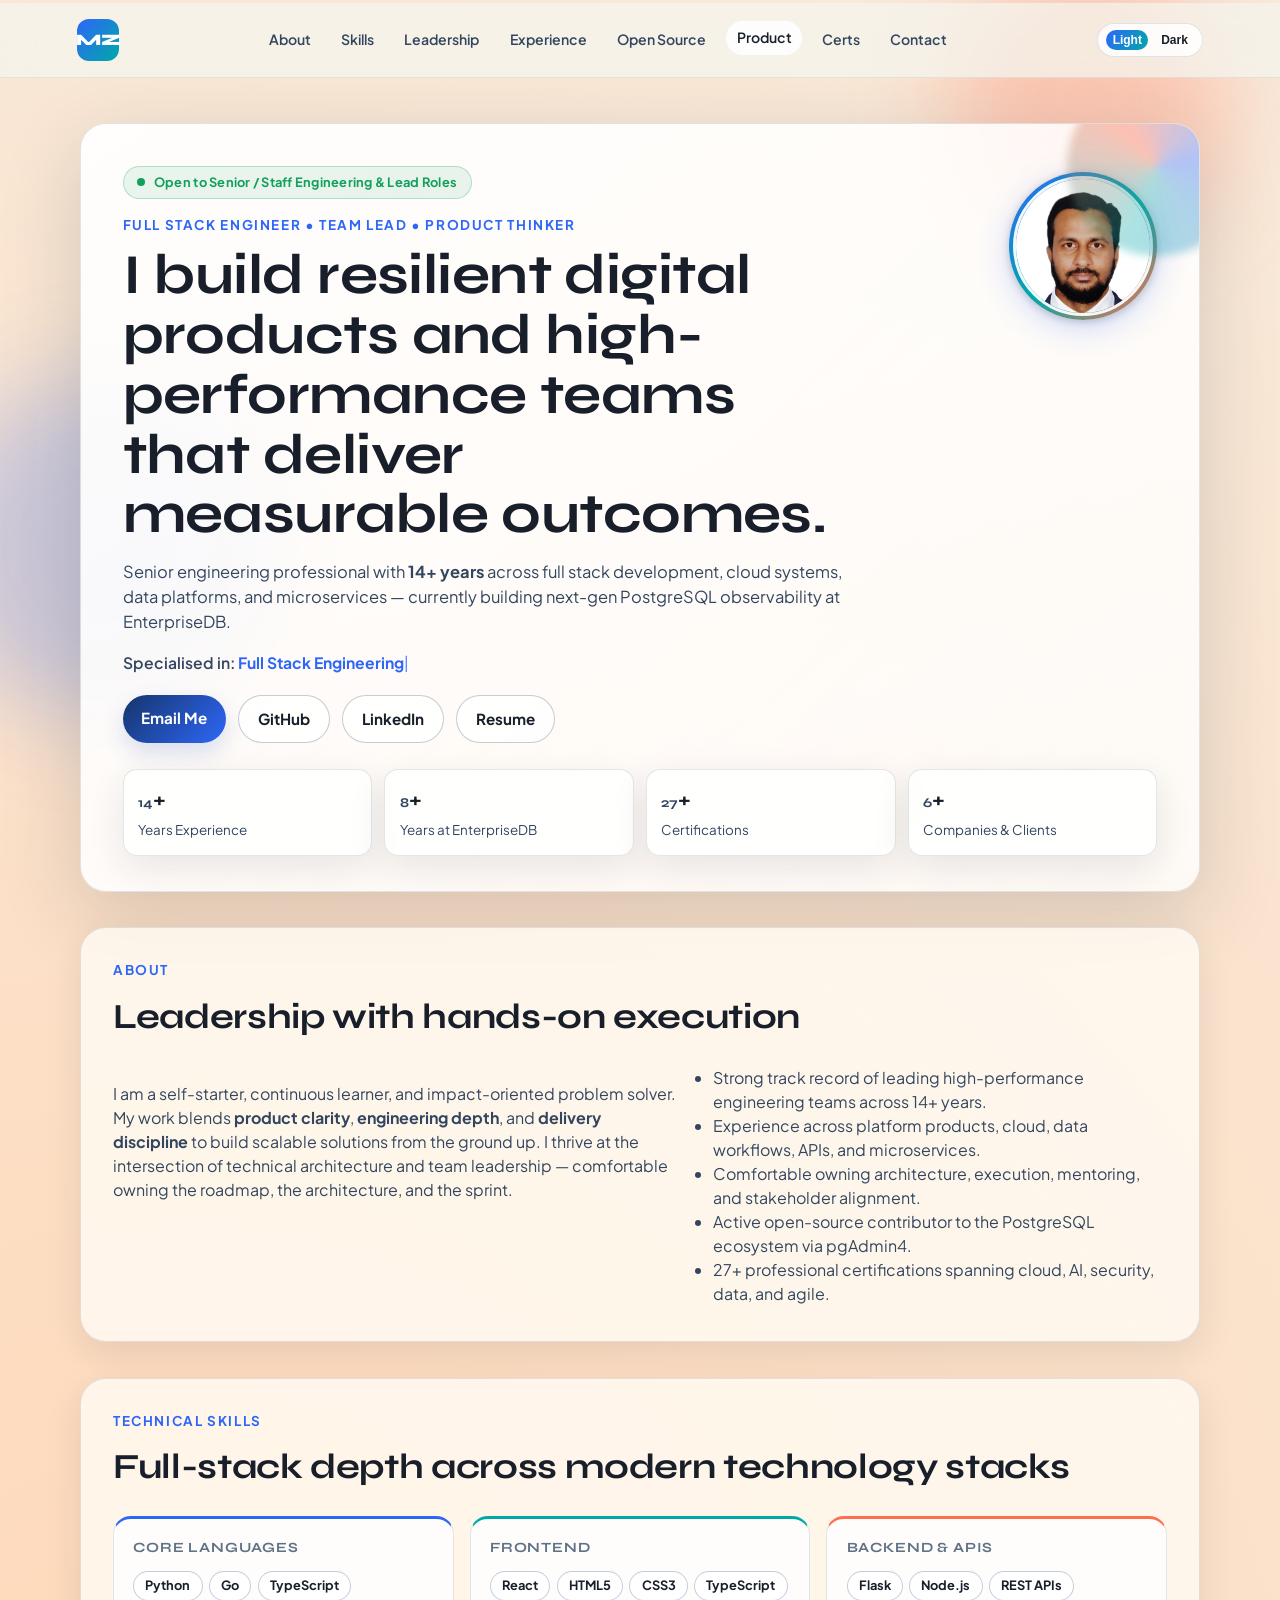
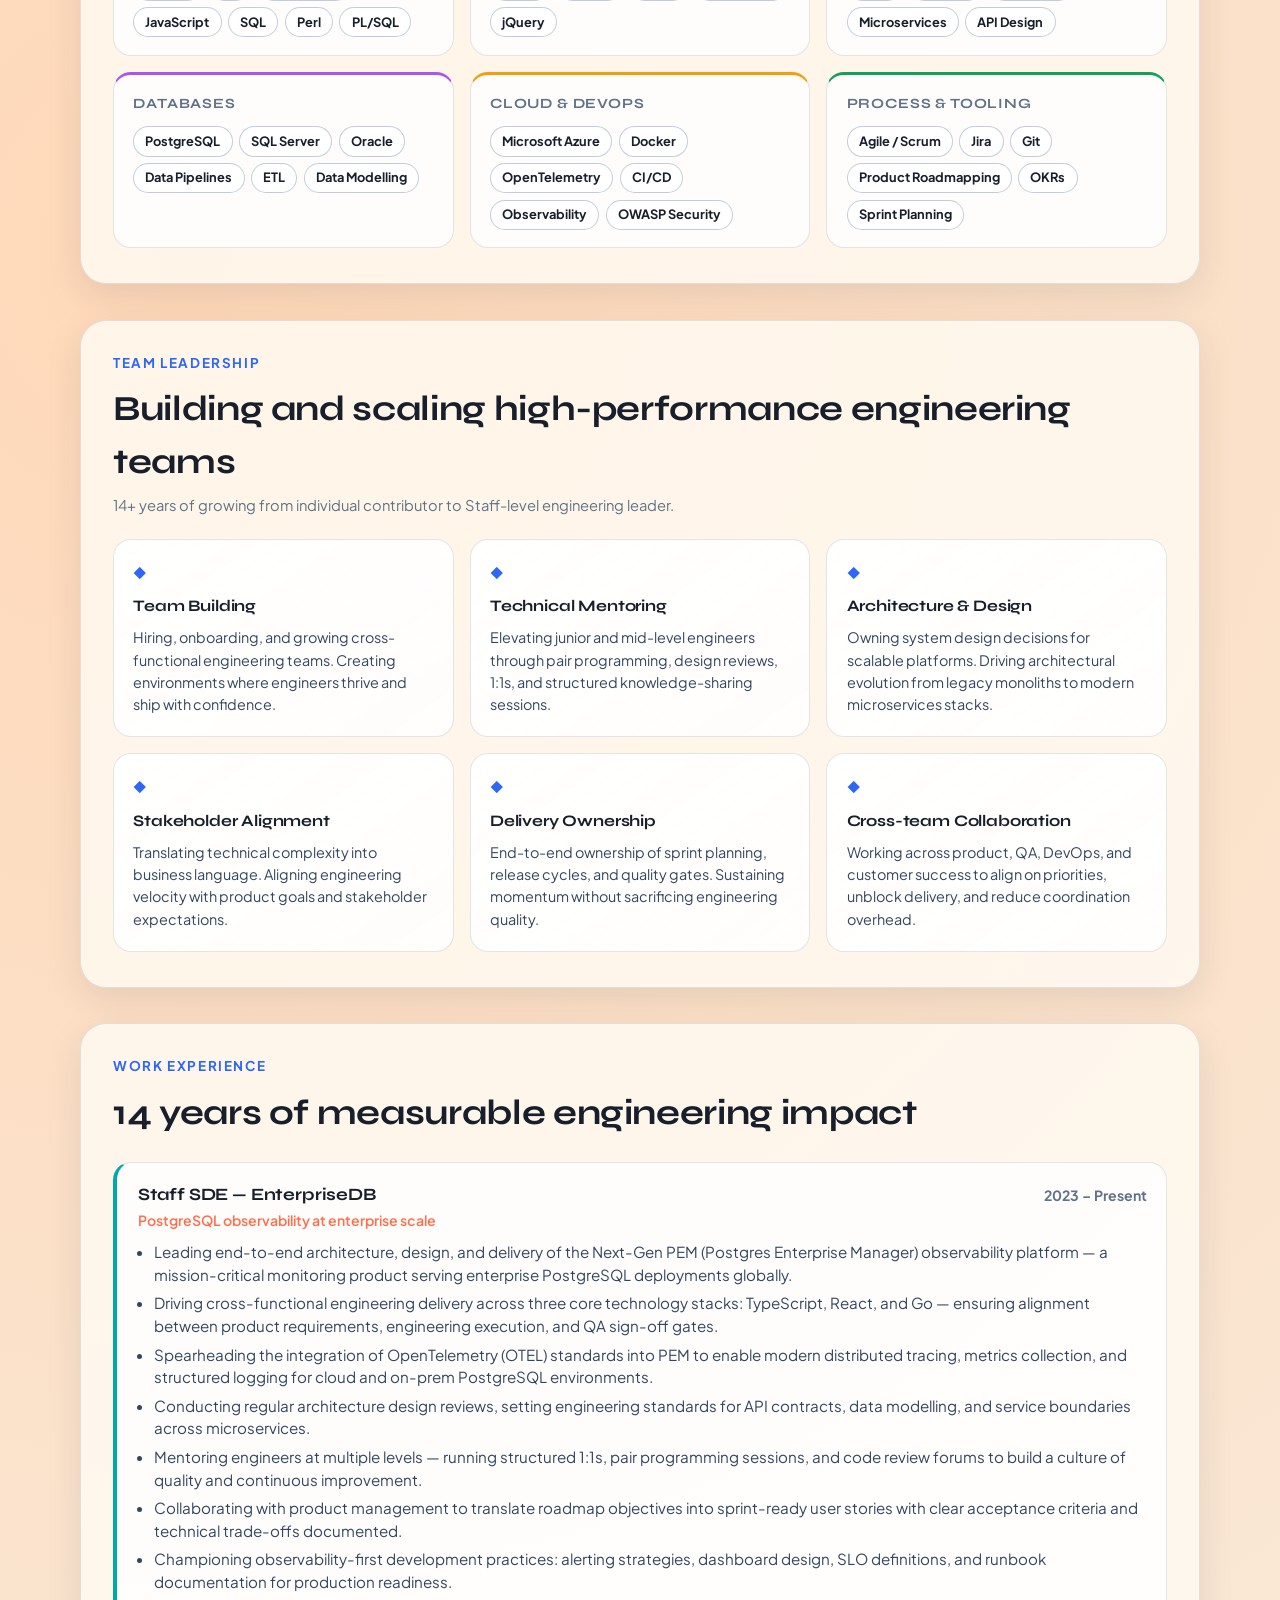
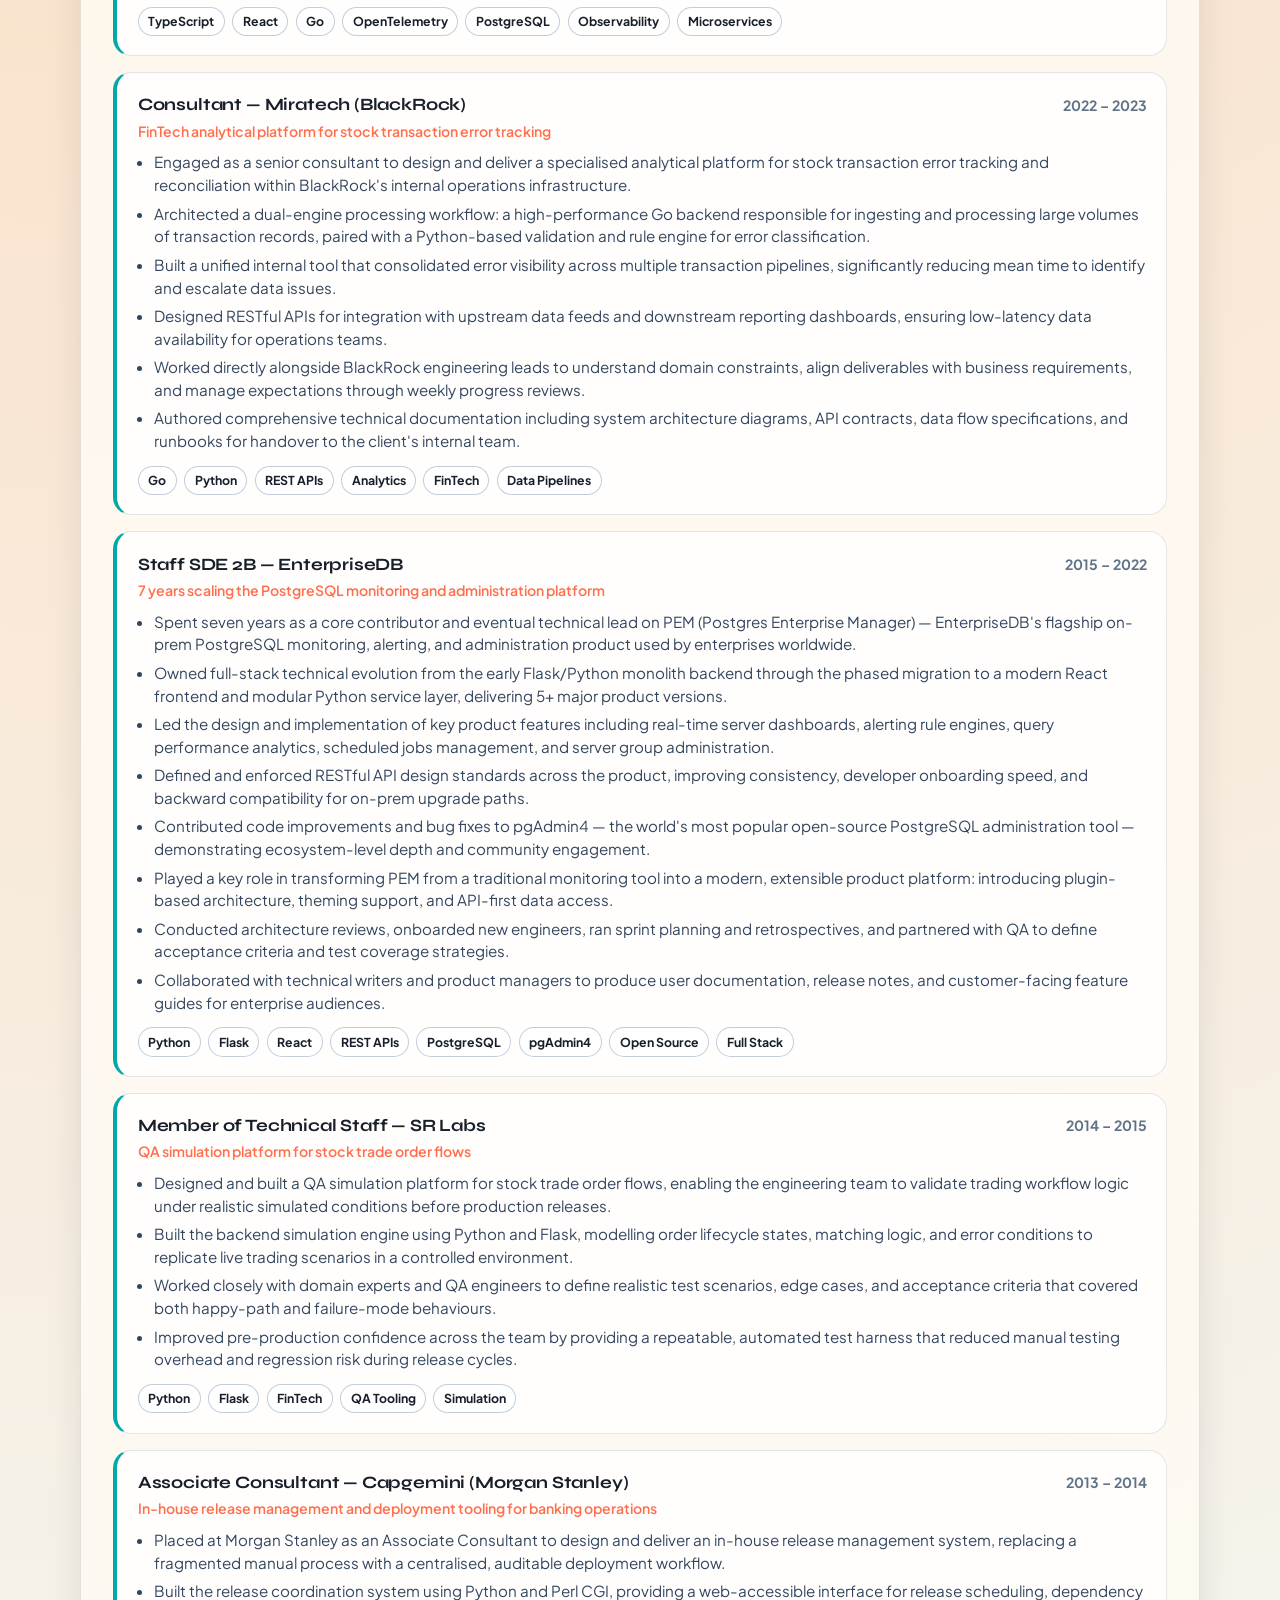
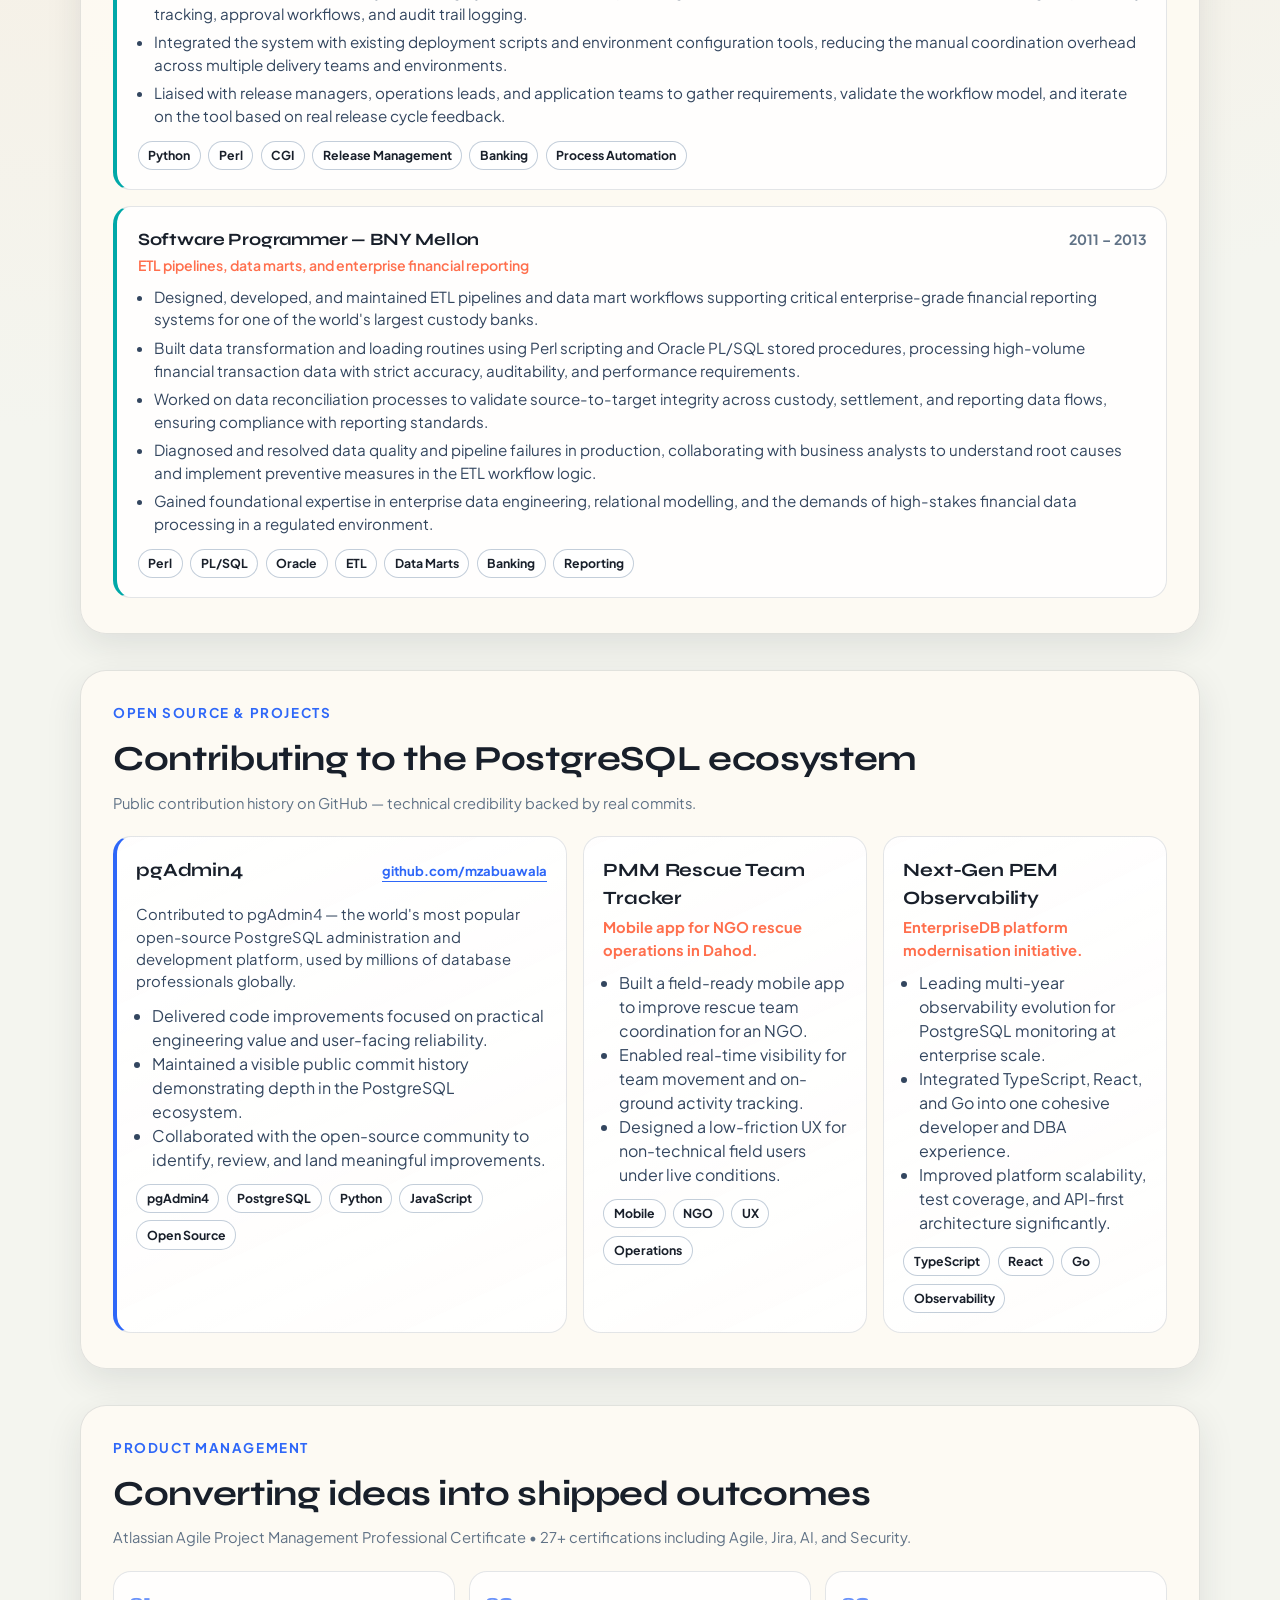
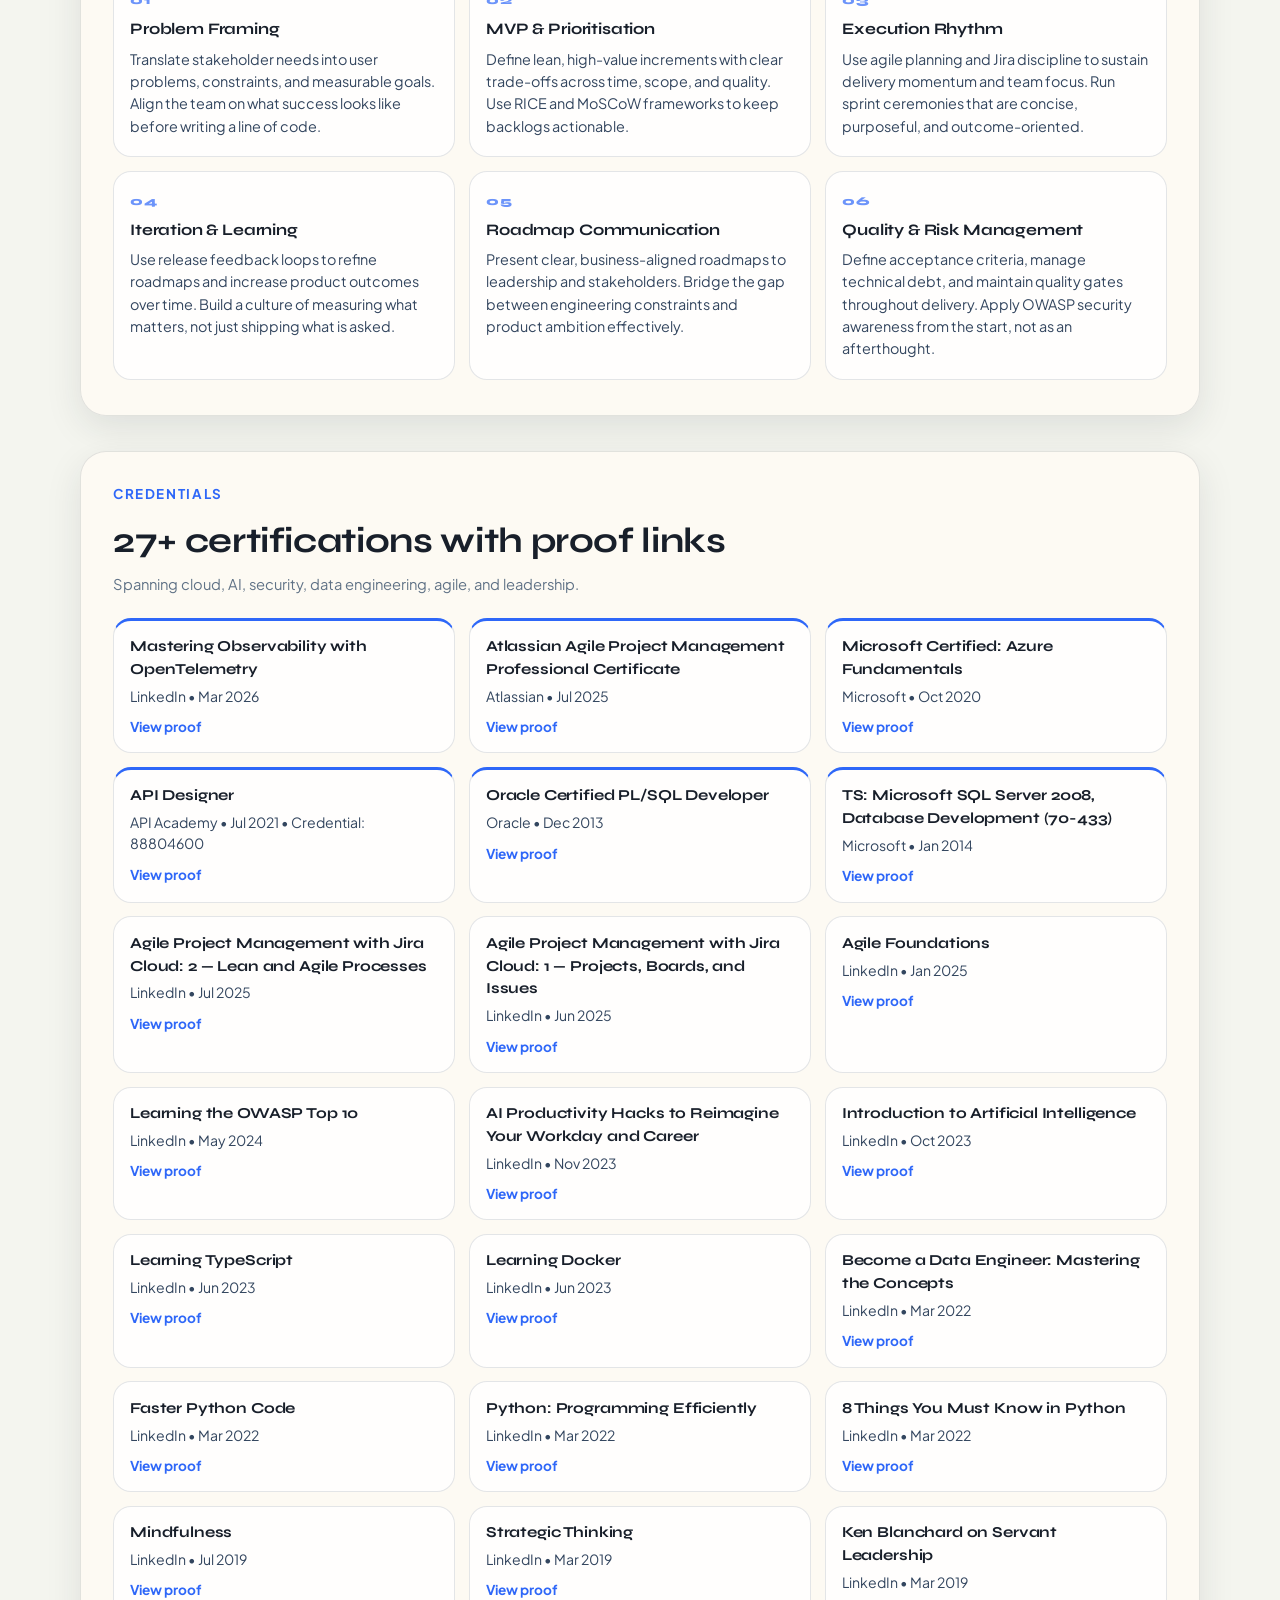
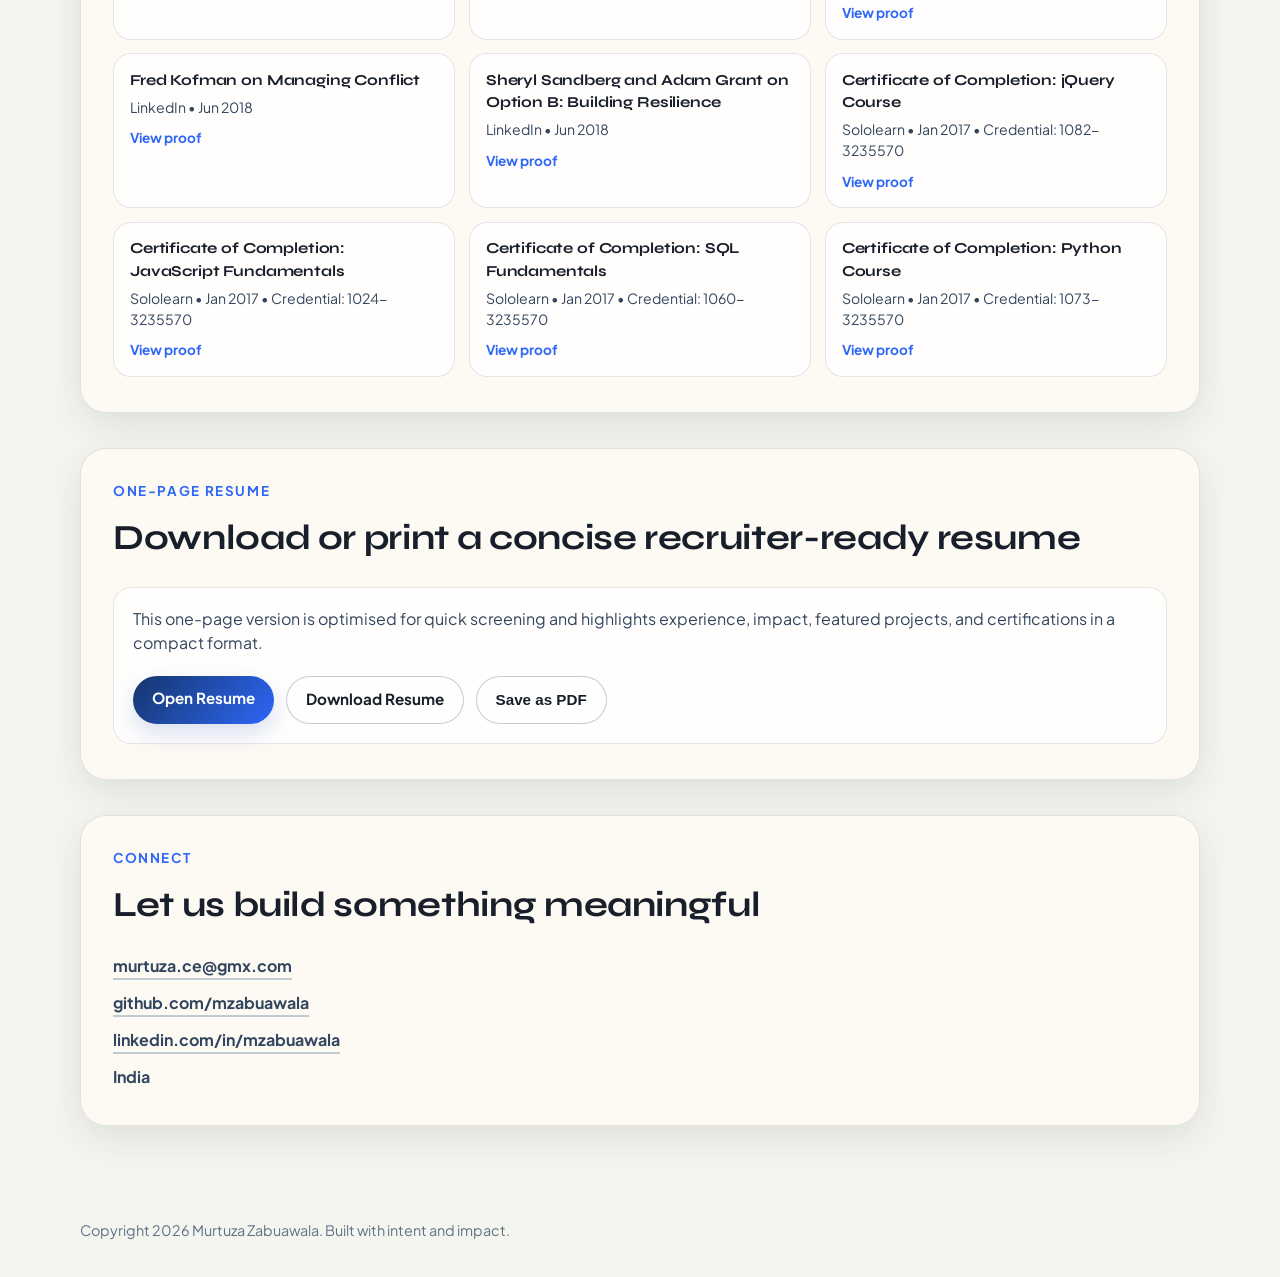
<file: index.html>
<!doctype html>
<html lang="en">
  <head>
    <meta charset="UTF-8" />
    <meta name="viewport" content="width=device-width, initial-scale=1.0" />
    <title>Murtuza Zabuawala | Senior Engineer &amp; Team Lead</title>
    <meta
      name="description"
      content="Senior Full Stack Engineer &amp; Team Lead with 14+ years building scalable platforms, leading engineering teams, and delivering measurable product outcomes."
    />
    <link rel="preconnect" href="https://fonts.googleapis.com" />
    <link rel="preconnect" href="https://fonts.gstatic.com" crossorigin />
    <link
      href="https://fonts.googleapis.com/css2?family=Plus+Jakarta+Sans:wght@400;500;600;700;800&family=Syne:wght@500;600;700;800&display=swap"
      rel="stylesheet"
    />
    <link rel="stylesheet" href="styles.css" />
  </head>
  <body>
    <div class="bg-orb orb-a"></div>
    <div class="bg-orb orb-b"></div>
    <div class="bg-grid"></div>
    <div class="scroll-progress" id="scrollProgress"></div>

    <header class="site-header">
      <a class="brand" href="#top">MZ</a>
      <nav>
        <a href="#about">About</a>
        <a href="#skills">Skills</a>
        <a href="#leadership">Leadership</a>
        <a href="#experience">Experience</a>
        <a href="#opensource">Open Source</a>
        <a href="#pm">Product</a>
        <a href="#certifications">Certs</a>
        <a href="#contact">Contact</a>
      </nav>
      <button id="themeToggle" class="theme-toggle" aria-label="Toggle color theme">
        <span class="theme-icon sun">Light</span>
        <span class="theme-icon moon">Dark</span>
      </button>
    </header>

    <main id="top">
      <!-- HERO -->
      <section class="hero reveal">
        <div class="hero-inner">
          <div class="hero-text">
            <div class="status-badge">
              <span class="status-dot"></span>
              Open to Senior / Staff Engineering &amp; Lead Roles
            </div>
            <p class="eyebrow">Full Stack Engineer &bull; Team Lead &bull; Product Thinker</p>
            <h1>
              I build resilient digital products and high-performance teams that deliver
              measurable outcomes.
            </h1>
            <p class="hero-copy">
              Senior engineering professional with <strong>14+ years</strong> across full stack
              development, cloud systems, data platforms, and microservices &mdash; currently
              building next-gen PostgreSQL observability at EnterpriseDB.
            </p>
            <p class="hero-typed-wrap">
              Specialised in:&nbsp;<span id="typedRole" class="typed-role"></span><span class="typed-cursor">|</span>
            </p>
          </div>
          <div class="hero-avatar-wrap">
            <div class="hero-avatar">
              <img src="Passport-Size-Photo.png" alt="Murtuza Zabuawala" />
            </div>
          </div>
        </div>

        <div class="hero-actions">
          <a class="btn btn-solid" href="mailto:murtuza.ce@gmx.com">Email Me</a>
          <a class="btn btn-outline" href="https://github.com/mzabuawala" target="_blank" rel="noreferrer">GitHub</a>
          <a class="btn btn-outline" href="https://www.linkedin.com/in/mzabuawala/" target="_blank" rel="noreferrer">LinkedIn</a>
          <a class="btn btn-outline" href="resume-one-page.html" target="_blank" rel="noreferrer">Resume</a>
        </div>

        <ul class="metric-strip">
          <li>
            <strong><span class="counter" data-target="14">0</span>+</strong>
            <span>Years Experience</span>
          </li>
          <li>
            <strong><span class="counter" data-target="8">0</span>+</strong>
            <span>Years at EnterpriseDB</span>
          </li>
          <li>
            <strong><span class="counter" data-target="27">0</span>+</strong>
            <span>Certifications</span>
          </li>
          <li>
            <strong><span class="counter" data-target="6">0</span>+</strong>
            <span>Companies &amp; Clients</span>
          </li>
        </ul>
      </section>

      <!-- ABOUT -->
      <section class="panel reveal" id="about">
        <div class="section-title-wrap">
          <p class="eyebrow">About</p>
          <h2>Leadership with hands-on execution</h2>
        </div>

        <div class="about-grid">
          <p>
            I am a self-starter, continuous learner, and impact-oriented problem solver.
            My work blends <strong>product clarity</strong>, <strong>engineering depth</strong>,
            and <strong>delivery discipline</strong> to build scalable solutions from the ground
            up. I thrive at the intersection of technical architecture and team leadership
            &mdash; comfortable owning the roadmap, the architecture, and the sprint.
          </p>
          <ul>
            <li>Strong track record of leading high-performance engineering teams across 14+ years.</li>
            <li>Experience across platform products, cloud, data workflows, APIs, and microservices.</li>
            <li>Comfortable owning architecture, execution, mentoring, and stakeholder alignment.</li>
            <li>Active open-source contributor to the PostgreSQL ecosystem via pgAdmin4.</li>
            <li>27+ professional certifications spanning cloud, AI, security, data, and agile.</li>
          </ul>
        </div>
      </section>

      <!-- SKILLS -->
      <section class="panel reveal" id="skills">
        <div class="section-title-wrap">
          <p class="eyebrow">Technical Skills</p>
          <h2>Full-stack depth across modern technology stacks</h2>
        </div>

        <div class="skills-bento">
          <div class="skill-category cat-lang">
            <h3>Core Languages</h3>
            <div class="pill-group">
              <span class="pill">Python</span>
              <span class="pill">Go</span>
              <span class="pill">TypeScript</span>
              <span class="pill">JavaScript</span>
              <span class="pill">SQL</span>
              <span class="pill">Perl</span>
              <span class="pill">PL/SQL</span>
            </div>
          </div>

          <div class="skill-category cat-fe">
            <h3>Frontend</h3>
            <div class="pill-group">
              <span class="pill">React</span>
              <span class="pill">HTML5</span>
              <span class="pill">CSS3</span>
              <span class="pill">TypeScript</span>
              <span class="pill">jQuery</span>
            </div>
          </div>

          <div class="skill-category cat-be">
            <h3>Backend &amp; APIs</h3>
            <div class="pill-group">
              <span class="pill">Flask</span>
              <span class="pill">Node.js</span>
              <span class="pill">REST APIs</span>
              <span class="pill">Microservices</span>
              <span class="pill">API Design</span>
            </div>
          </div>

          <div class="skill-category cat-db">
            <h3>Databases</h3>
            <div class="pill-group">
              <span class="pill">PostgreSQL</span>
              <span class="pill">SQL Server</span>
              <span class="pill">Oracle</span>
              <span class="pill">Data Pipelines</span>
              <span class="pill">ETL</span>
              <span class="pill">Data Modelling</span>
            </div>
          </div>

          <div class="skill-category cat-cloud">
            <h3>Cloud &amp; DevOps</h3>
            <div class="pill-group">
              <span class="pill">Microsoft Azure</span>
              <span class="pill">Docker</span>
              <span class="pill">OpenTelemetry</span>
              <span class="pill">CI/CD</span>
              <span class="pill">Observability</span>
              <span class="pill">OWASP Security</span>
            </div>
          </div>

          <div class="skill-category cat-process">
            <h3>Process &amp; Tooling</h3>
            <div class="pill-group">
              <span class="pill">Agile / Scrum</span>
              <span class="pill">Jira</span>
              <span class="pill">Git</span>
              <span class="pill">Product Roadmapping</span>
              <span class="pill">OKRs</span>
              <span class="pill">Sprint Planning</span>
            </div>
          </div>
        </div>
      </section>

      <!-- LEADERSHIP -->
      <section class="panel reveal" id="leadership">
        <div class="section-title-wrap">
          <p class="eyebrow">Team Leadership</p>
          <h2>Building and scaling high-performance engineering teams</h2>
          <p class="section-note">14+ years of growing from individual contributor to Staff-level engineering leader.</p>
        </div>

        <div class="leadership-grid">
          <article class="lead-card">
            <div class="lead-icon">&#9670;</div>
            <h3>Team Building</h3>
            <p>Hiring, onboarding, and growing cross-functional engineering teams. Creating environments where engineers thrive and ship with confidence.</p>
          </article>
          <article class="lead-card">
            <div class="lead-icon">&#9670;</div>
            <h3>Technical Mentoring</h3>
            <p>Elevating junior and mid-level engineers through pair programming, design reviews, 1:1s, and structured knowledge-sharing sessions.</p>
          </article>
          <article class="lead-card">
            <div class="lead-icon">&#9670;</div>
            <h3>Architecture &amp; Design</h3>
            <p>Owning system design decisions for scalable platforms. Driving architectural evolution from legacy monoliths to modern microservices stacks.</p>
          </article>
          <article class="lead-card">
            <div class="lead-icon">&#9670;</div>
            <h3>Stakeholder Alignment</h3>
            <p>Translating technical complexity into business language. Aligning engineering velocity with product goals and stakeholder expectations.</p>
          </article>
          <article class="lead-card">
            <div class="lead-icon">&#9670;</div>
            <h3>Delivery Ownership</h3>
            <p>End-to-end ownership of sprint planning, release cycles, and quality gates. Sustaining momentum without sacrificing engineering quality.</p>
          </article>
          <article class="lead-card">
            <div class="lead-icon">&#9670;</div>
            <h3>Cross-team Collaboration</h3>
            <p>Working across product, QA, DevOps, and customer success to align on priorities, unblock delivery, and reduce coordination overhead.</p>
          </article>
        </div>
      </section>

      <!-- EXPERIENCE -->
      <section class="panel reveal" id="experience">
        <div class="section-title-wrap">
          <p class="eyebrow">Work Experience</p>
          <h2>14 years of measurable engineering impact</h2>
        </div>

        <div class="timeline">
          <article class="timeline-item">
            <header>
              <div>
                <h3>Staff SDE &mdash; EnterpriseDB</h3>
                <p class="company-tag">PostgreSQL observability at enterprise scale</p>
              </div>
              <p class="timeline-date">2023 &ndash; Present</p>
            </header>
            <ul>
              <li>Leading end-to-end architecture, design, and delivery of the Next-Gen PEM (Postgres Enterprise Manager) observability platform &mdash; a mission-critical monitoring product serving enterprise PostgreSQL deployments globally.</li>
              <li>Driving cross-functional engineering delivery across three core technology stacks: TypeScript, React, and Go &mdash; ensuring alignment between product requirements, engineering execution, and QA sign-off gates.</li>
              <li>Spearheading the integration of OpenTelemetry (OTEL) standards into PEM to enable modern distributed tracing, metrics collection, and structured logging for cloud and on-prem PostgreSQL environments.</li>
              <li>Conducting regular architecture design reviews, setting engineering standards for API contracts, data modelling, and service boundaries across microservices.</li>
              <li>Mentoring engineers at multiple levels &mdash; running structured 1:1s, pair programming sessions, and code review forums to build a culture of quality and continuous improvement.</li>
              <li>Collaborating with product management to translate roadmap objectives into sprint-ready user stories with clear acceptance criteria and technical trade-offs documented.</li>
              <li>Championing observability-first development practices: alerting strategies, dashboard design, SLO definitions, and runbook documentation for production readiness.</li>
            </ul>
            <div class="tag-row">
              <span>TypeScript</span><span>React</span><span>Go</span><span>OpenTelemetry</span><span>PostgreSQL</span><span>Observability</span><span>Microservices</span>
            </div>
          </article>

          <article class="timeline-item">
            <header>
              <div>
                <h3>Consultant &mdash; Miratech (BlackRock)</h3>
                <p class="company-tag">FinTech analytical platform for stock transaction error tracking</p>
              </div>
              <p class="timeline-date">2022 &ndash; 2023</p>
            </header>
            <ul>
              <li>Engaged as a senior consultant to design and deliver a specialised analytical platform for stock transaction error tracking and reconciliation within BlackRock's internal operations infrastructure.</li>
              <li>Architected a dual-engine processing workflow: a high-performance Go backend responsible for ingesting and processing large volumes of transaction records, paired with a Python-based validation and rule engine for error classification.</li>
              <li>Built a unified internal tool that consolidated error visibility across multiple transaction pipelines, significantly reducing mean time to identify and escalate data issues.</li>
              <li>Designed RESTful APIs for integration with upstream data feeds and downstream reporting dashboards, ensuring low-latency data availability for operations teams.</li>
              <li>Worked directly alongside BlackRock engineering leads to understand domain constraints, align deliverables with business requirements, and manage expectations through weekly progress reviews.</li>
              <li>Authored comprehensive technical documentation including system architecture diagrams, API contracts, data flow specifications, and runbooks for handover to the client's internal team.</li>
            </ul>
            <div class="tag-row">
              <span>Go</span><span>Python</span><span>REST APIs</span><span>Analytics</span><span>FinTech</span><span>Data Pipelines</span>
            </div>
          </article>

          <article class="timeline-item">
            <header>
              <div>
                <h3>Staff SDE 2B &mdash; EnterpriseDB</h3>
                <p class="company-tag">7 years scaling the PostgreSQL monitoring and administration platform</p>
              </div>
              <p class="timeline-date">2015 &ndash; 2022</p>
            </header>
            <ul>
              <li>Spent seven years as a core contributor and eventual technical lead on PEM (Postgres Enterprise Manager) &mdash; EnterpriseDB's flagship on-prem PostgreSQL monitoring, alerting, and administration product used by enterprises worldwide.</li>
              <li>Owned full-stack technical evolution from the early Flask/Python monolith backend through the phased migration to a modern React frontend and modular Python service layer, delivering 5+ major product versions.</li>
              <li>Led the design and implementation of key product features including real-time server dashboards, alerting rule engines, query performance analytics, scheduled jobs management, and server group administration.</li>
              <li>Defined and enforced RESTful API design standards across the product, improving consistency, developer onboarding speed, and backward compatibility for on-prem upgrade paths.</li>
              <li>Contributed code improvements and bug fixes to pgAdmin4 &mdash; the world's most popular open-source PostgreSQL administration tool &mdash; demonstrating ecosystem-level depth and community engagement.</li>
              <li>Played a key role in transforming PEM from a traditional monitoring tool into a modern, extensible product platform: introducing plugin-based architecture, theming support, and API-first data access.</li>
              <li>Conducted architecture reviews, onboarded new engineers, ran sprint planning and retrospectives, and partnered with QA to define acceptance criteria and test coverage strategies.</li>
              <li>Collaborated with technical writers and product managers to produce user documentation, release notes, and customer-facing feature guides for enterprise audiences.</li>
            </ul>
            <div class="tag-row">
              <span>Python</span><span>Flask</span><span>React</span><span>REST APIs</span><span>PostgreSQL</span><span>pgAdmin4</span><span>Open Source</span><span>Full Stack</span>
            </div>
          </article>

          <article class="timeline-item">
            <header>
              <div>
                <h3>Member of Technical Staff &mdash; SR Labs</h3>
                <p class="company-tag">QA simulation platform for stock trade order flows</p>
              </div>
              <p class="timeline-date">2014 &ndash; 2015</p>
            </header>
            <ul>
              <li>Designed and built a QA simulation platform for stock trade order flows, enabling the engineering team to validate trading workflow logic under realistic simulated conditions before production releases.</li>
              <li>Built the backend simulation engine using Python and Flask, modelling order lifecycle states, matching logic, and error conditions to replicate live trading scenarios in a controlled environment.</li>
              <li>Worked closely with domain experts and QA engineers to define realistic test scenarios, edge cases, and acceptance criteria that covered both happy-path and failure-mode behaviours.</li>
              <li>Improved pre-production confidence across the team by providing a repeatable, automated test harness that reduced manual testing overhead and regression risk during release cycles.</li>
            </ul>
            <div class="tag-row">
              <span>Python</span><span>Flask</span><span>FinTech</span><span>QA Tooling</span><span>Simulation</span>
            </div>
          </article>

          <article class="timeline-item">
            <header>
              <div>
                <h3>Associate Consultant &mdash; Capgemini (Morgan Stanley)</h3>
                <p class="company-tag">In-house release management and deployment tooling for banking operations</p>
              </div>
              <p class="timeline-date">2013 &ndash; 2014</p>
            </header>
            <ul>
              <li>Placed at Morgan Stanley as an Associate Consultant to design and deliver an in-house release management system, replacing a fragmented manual process with a centralised, auditable deployment workflow.</li>
              <li>Built the release coordination system using Python and Perl CGI, providing a web-accessible interface for release scheduling, dependency tracking, approval workflows, and audit trail logging.</li>
              <li>Integrated the system with existing deployment scripts and environment configuration tools, reducing the manual coordination overhead across multiple delivery teams and environments.</li>
              <li>Liaised with release managers, operations leads, and application teams to gather requirements, validate the workflow model, and iterate on the tool based on real release cycle feedback.</li>
            </ul>
            <div class="tag-row">
              <span>Python</span><span>Perl</span><span>CGI</span><span>Release Management</span><span>Banking</span><span>Process Automation</span>
            </div>
          </article>

          <article class="timeline-item">
            <header>
              <div>
                <h3>Software Programmer &mdash; BNY Mellon</h3>
                <p class="company-tag">ETL pipelines, data marts, and enterprise financial reporting</p>
              </div>
              <p class="timeline-date">2011 &ndash; 2013</p>
            </header>
            <ul>
              <li>Designed, developed, and maintained ETL pipelines and data mart workflows supporting critical enterprise-grade financial reporting systems for one of the world's largest custody banks.</li>
              <li>Built data transformation and loading routines using Perl scripting and Oracle PL/SQL stored procedures, processing high-volume financial transaction data with strict accuracy, auditability, and performance requirements.</li>
              <li>Worked on data reconciliation processes to validate source-to-target integrity across custody, settlement, and reporting data flows, ensuring compliance with reporting standards.</li>
              <li>Diagnosed and resolved data quality and pipeline failures in production, collaborating with business analysts to understand root causes and implement preventive measures in the ETL workflow logic.</li>
              <li>Gained foundational expertise in enterprise data engineering, relational modelling, and the demands of high-stakes financial data processing in a regulated environment.</li>
            </ul>
            <div class="tag-row">
              <span>Perl</span><span>PL/SQL</span><span>Oracle</span><span>ETL</span><span>Data Marts</span><span>Banking</span><span>Reporting</span>
            </div>
          </article>
        </div>
      </section>

      <!-- OPEN SOURCE -->
      <section class="panel reveal" id="opensource">
        <div class="section-title-wrap">
          <p class="eyebrow">Open Source &amp; Projects</p>
          <h2>Contributing to the PostgreSQL ecosystem</h2>
          <p class="section-note">Public contribution history on GitHub &mdash; technical credibility backed by real commits.</p>
        </div>

        <div class="oss-grid">
          <article class="oss-card oss-primary">
            <div class="oss-header">
              <h3>pgAdmin4</h3>
              <a class="oss-link" href="https://github.com/mzabuawala" target="_blank" rel="noreferrer">github.com/mzabuawala</a>
            </div>
            <p>Contributed to pgAdmin4 &mdash; the world's most popular open-source PostgreSQL administration and development platform, used by millions of database professionals globally.</p>
            <ul>
              <li>Delivered code improvements focused on practical engineering value and user-facing reliability.</li>
              <li>Maintained a visible public commit history demonstrating depth in the PostgreSQL ecosystem.</li>
              <li>Collaborated with the open-source community to identify, review, and land meaningful improvements.</li>
            </ul>
            <div class="tag-row">
              <span>pgAdmin4</span><span>PostgreSQL</span><span>Python</span><span>JavaScript</span><span>Open Source</span>
            </div>
          </article>

          <article class="oss-card">
            <h3>PMM Rescue Team Tracker</h3>
            <p class="project-context">Mobile app for NGO rescue operations in Dahod.</p>
            <ul>
              <li>Built a field-ready mobile app to improve rescue team coordination for an NGO.</li>
              <li>Enabled real-time visibility for team movement and on-ground activity tracking.</li>
              <li>Designed a low-friction UX for non-technical field users under live conditions.</li>
            </ul>
            <div class="tag-row">
              <span>Mobile</span><span>NGO</span><span>UX</span><span>Operations</span>
            </div>
          </article>

          <article class="oss-card">
            <h3>Next-Gen PEM Observability</h3>
            <p class="project-context">EnterpriseDB platform modernisation initiative.</p>
            <ul>
              <li>Leading multi-year observability evolution for PostgreSQL monitoring at enterprise scale.</li>
              <li>Integrated TypeScript, React, and Go into one cohesive developer and DBA experience.</li>
              <li>Improved platform scalability, test coverage, and API-first architecture significantly.</li>
            </ul>
            <div class="tag-row">
              <span>TypeScript</span><span>React</span><span>Go</span><span>Observability</span>
            </div>
          </article>
        </div>
      </section>

      <!-- PRODUCT MANAGEMENT -->
      <section class="panel reveal" id="pm">
        <div class="section-title-wrap">
          <p class="eyebrow">Product Management</p>
          <h2>Converting ideas into shipped outcomes</h2>
          <p class="section-note">Atlassian Agile Project Management Professional Certificate &bull; 27+ certifications including Agile, Jira, AI, and Security.</p>
        </div>

        <div class="pm-grid">
          <article class="pm-card">
            <span class="pm-num">01</span>
            <h3>Problem Framing</h3>
            <p>Translate stakeholder needs into user problems, constraints, and measurable goals. Align the team on what success looks like before writing a line of code.</p>
          </article>
          <article class="pm-card">
            <span class="pm-num">02</span>
            <h3>MVP &amp; Prioritisation</h3>
            <p>Define lean, high-value increments with clear trade-offs across time, scope, and quality. Use RICE and MoSCoW frameworks to keep backlogs actionable.</p>
          </article>
          <article class="pm-card">
            <span class="pm-num">03</span>
            <h3>Execution Rhythm</h3>
            <p>Use agile planning and Jira discipline to sustain delivery momentum and team focus. Run sprint ceremonies that are concise, purposeful, and outcome-oriented.</p>
          </article>
          <article class="pm-card">
            <span class="pm-num">04</span>
            <h3>Iteration &amp; Learning</h3>
            <p>Use release feedback loops to refine roadmaps and increase product outcomes over time. Build a culture of measuring what matters, not just shipping what is asked.</p>
          </article>
          <article class="pm-card">
            <span class="pm-num">05</span>
            <h3>Roadmap Communication</h3>
            <p>Present clear, business-aligned roadmaps to leadership and stakeholders. Bridge the gap between engineering constraints and product ambition effectively.</p>
          </article>
          <article class="pm-card">
            <span class="pm-num">06</span>
            <h3>Quality &amp; Risk Management</h3>
            <p>Define acceptance criteria, manage technical debt, and maintain quality gates throughout delivery. Apply OWASP security awareness from the start, not as an afterthought.</p>
          </article>
        </div>
      </section>

      <!-- CERTIFICATIONS -->
      <section class="panel reveal" id="certifications">
        <div class="section-title-wrap">
          <p class="eyebrow">Credentials</p>
          <h2>27+ certifications with proof links</h2>
          <p class="section-note">Spanning cloud, AI, security, data engineering, agile, and leadership.</p>
        </div>

        <div class="cert-grid">
          <article class="cert-card cert-highlight"><h3>Mastering Observability with OpenTelemetry</h3><p>LinkedIn &bull; Mar 2026</p><a href="https://www.linkedin.com/in/mzabuawala/details/certifications/" target="_blank" rel="noreferrer">View proof</a></article>
          <article class="cert-card cert-highlight"><h3>Atlassian Agile Project Management Professional Certificate</h3><p>Atlassian &bull; Jul 2025</p><a href="https://www.atlassian.com/university/certification" target="_blank" rel="noreferrer">View proof</a></article>
          <article class="cert-card cert-highlight"><h3>Microsoft Certified: Azure Fundamentals</h3><p>Microsoft &bull; Oct 2020</p><a href="https://learn.microsoft.com/en-us/credentials/certifications/azure-fundamentals/" target="_blank" rel="noreferrer">View proof</a></article>
          <article class="cert-card cert-highlight"><h3>API Designer</h3><p>API Academy &bull; Jul 2021 &bull; Credential: 88804600</p><a href="https://www.apiacademy.co/" target="_blank" rel="noreferrer">View proof</a></article>
          <article class="cert-card cert-highlight"><h3>Oracle Certified PL/SQL Developer</h3><p>Oracle &bull; Dec 2013</p><a href="https://education.oracle.com/oracle-certified-professional/" target="_blank" rel="noreferrer">View proof</a></article>
          <article class="cert-card cert-highlight"><h3>TS: Microsoft SQL Server 2008, Database Development (70-433)</h3><p>Microsoft &bull; Jan 2014</p><a href="https://learn.microsoft.com/en-us/credentials/certifications/" target="_blank" rel="noreferrer">View proof</a></article>
          <article class="cert-card"><h3>Agile Project Management with Jira Cloud: 2 &mdash; Lean and Agile Processes</h3><p>LinkedIn &bull; Jul 2025</p><a href="https://www.linkedin.com/in/mzabuawala/details/certifications/" target="_blank" rel="noreferrer">View proof</a></article>
          <article class="cert-card"><h3>Agile Project Management with Jira Cloud: 1 &mdash; Projects, Boards, and Issues</h3><p>LinkedIn &bull; Jun 2025</p><a href="https://www.linkedin.com/in/mzabuawala/details/certifications/" target="_blank" rel="noreferrer">View proof</a></article>
          <article class="cert-card"><h3>Agile Foundations</h3><p>LinkedIn &bull; Jan 2025</p><a href="https://www.linkedin.com/in/mzabuawala/details/certifications/" target="_blank" rel="noreferrer">View proof</a></article>
          <article class="cert-card"><h3>Learning the OWASP Top 10</h3><p>LinkedIn &bull; May 2024</p><a href="https://www.linkedin.com/in/mzabuawala/details/certifications/" target="_blank" rel="noreferrer">View proof</a></article>
          <article class="cert-card"><h3>AI Productivity Hacks to Reimagine Your Workday and Career</h3><p>LinkedIn &bull; Nov 2023</p><a href="https://www.linkedin.com/in/mzabuawala/details/certifications/" target="_blank" rel="noreferrer">View proof</a></article>
          <article class="cert-card"><h3>Introduction to Artificial Intelligence</h3><p>LinkedIn &bull; Oct 2023</p><a href="https://www.linkedin.com/in/mzabuawala/details/certifications/" target="_blank" rel="noreferrer">View proof</a></article>
          <article class="cert-card"><h3>Learning TypeScript</h3><p>LinkedIn &bull; Jun 2023</p><a href="https://www.linkedin.com/in/mzabuawala/details/certifications/" target="_blank" rel="noreferrer">View proof</a></article>
          <article class="cert-card"><h3>Learning Docker</h3><p>LinkedIn &bull; Jun 2023</p><a href="https://www.linkedin.com/in/mzabuawala/details/certifications/" target="_blank" rel="noreferrer">View proof</a></article>
          <article class="cert-card"><h3>Become a Data Engineer: Mastering the Concepts</h3><p>LinkedIn &bull; Mar 2022</p><a href="https://www.linkedin.com/in/mzabuawala/details/certifications/" target="_blank" rel="noreferrer">View proof</a></article>
          <article class="cert-card"><h3>Faster Python Code</h3><p>LinkedIn &bull; Mar 2022</p><a href="https://www.linkedin.com/in/mzabuawala/details/certifications/" target="_blank" rel="noreferrer">View proof</a></article>
          <article class="cert-card"><h3>Python: Programming Efficiently</h3><p>LinkedIn &bull; Mar 2022</p><a href="https://www.linkedin.com/in/mzabuawala/details/certifications/" target="_blank" rel="noreferrer">View proof</a></article>
          <article class="cert-card"><h3>8 Things You Must Know in Python</h3><p>LinkedIn &bull; Mar 2022</p><a href="https://www.linkedin.com/in/mzabuawala/details/certifications/" target="_blank" rel="noreferrer">View proof</a></article>
          <article class="cert-card"><h3>Mindfulness</h3><p>LinkedIn &bull; Jul 2019</p><a href="https://www.linkedin.com/in/mzabuawala/details/certifications/" target="_blank" rel="noreferrer">View proof</a></article>
          <article class="cert-card"><h3>Strategic Thinking</h3><p>LinkedIn &bull; Mar 2019</p><a href="https://www.linkedin.com/in/mzabuawala/details/certifications/" target="_blank" rel="noreferrer">View proof</a></article>
          <article class="cert-card"><h3>Ken Blanchard on Servant Leadership</h3><p>LinkedIn &bull; Mar 2019</p><a href="https://www.linkedin.com/in/mzabuawala/details/certifications/" target="_blank" rel="noreferrer">View proof</a></article>
          <article class="cert-card"><h3>Fred Kofman on Managing Conflict</h3><p>LinkedIn &bull; Jun 2018</p><a href="https://www.linkedin.com/in/mzabuawala/details/certifications/" target="_blank" rel="noreferrer">View proof</a></article>
          <article class="cert-card"><h3>Sheryl Sandberg and Adam Grant on Option B: Building Resilience</h3><p>LinkedIn &bull; Jun 2018</p><a href="https://www.linkedin.com/in/mzabuawala/details/certifications/" target="_blank" rel="noreferrer">View proof</a></article>
          <article class="cert-card"><h3>Certificate of Completion: jQuery Course</h3><p>Sololearn &bull; Jan 2017 &bull; Credential: 1082-3235570</p><a href="https://www.sololearn.com/" target="_blank" rel="noreferrer">View proof</a></article>
          <article class="cert-card"><h3>Certificate of Completion: JavaScript Fundamentals</h3><p>Sololearn &bull; Jan 2017 &bull; Credential: 1024-3235570</p><a href="https://www.sololearn.com/" target="_blank" rel="noreferrer">View proof</a></article>
          <article class="cert-card"><h3>Certificate of Completion: SQL Fundamentals</h3><p>Sololearn &bull; Jan 2017 &bull; Credential: 1060-3235570</p><a href="https://www.sololearn.com/" target="_blank" rel="noreferrer">View proof</a></article>
          <article class="cert-card"><h3>Certificate of Completion: Python Course</h3><p>Sololearn &bull; Jan 2017 &bull; Credential: 1073-3235570</p><a href="https://www.sololearn.com/" target="_blank" rel="noreferrer">View proof</a></article>
        </div>
      </section>

      <!-- RESUME -->
      <section class="panel reveal" id="resume">
        <div class="section-title-wrap">
          <p class="eyebrow">One-Page Resume</p>
          <h2>Download or print a concise recruiter-ready resume</h2>
        </div>

        <div class="resume-box">
          <p>
            This one-page version is optimised for quick screening and highlights experience,
            impact, featured projects, and certifications in a compact format.
          </p>
          <div class="hero-actions">
            <a class="btn btn-solid" href="resume-one-page.html" target="_blank" rel="noreferrer">Open Resume</a>
            <a class="btn btn-outline" href="resume-one-page.html" download="Murtuza_Zabuawala_Resume_One_Page.html">Download Resume</a>
            <button class="btn btn-outline" id="printResume" type="button">Save as PDF</button>
          </div>
        </div>
      </section>

      <!-- CONTACT -->
      <section class="panel reveal" id="contact">
        <div class="section-title-wrap">
          <p class="eyebrow">Connect</p>
          <h2>Let us build something meaningful</h2>
        </div>

        <div class="contact-box">
          <a href="mailto:murtuza.ce@gmx.com">murtuza.ce@gmx.com</a>
          <a href="https://github.com/mzabuawala" target="_blank" rel="noreferrer">github.com/mzabuawala</a>
          <a href="https://www.linkedin.com/in/mzabuawala/" target="_blank" rel="noreferrer">linkedin.com/in/mzabuawala</a>
          <p>India</p>
        </div>
      </section>
    </main>

    <footer>
      <p>Copyright <span id="year"></span> Murtuza Zabuawala. Built with intent and impact.</p>
    </footer>

    <script src="script.js"></script>
  </body>
</html>
</file>
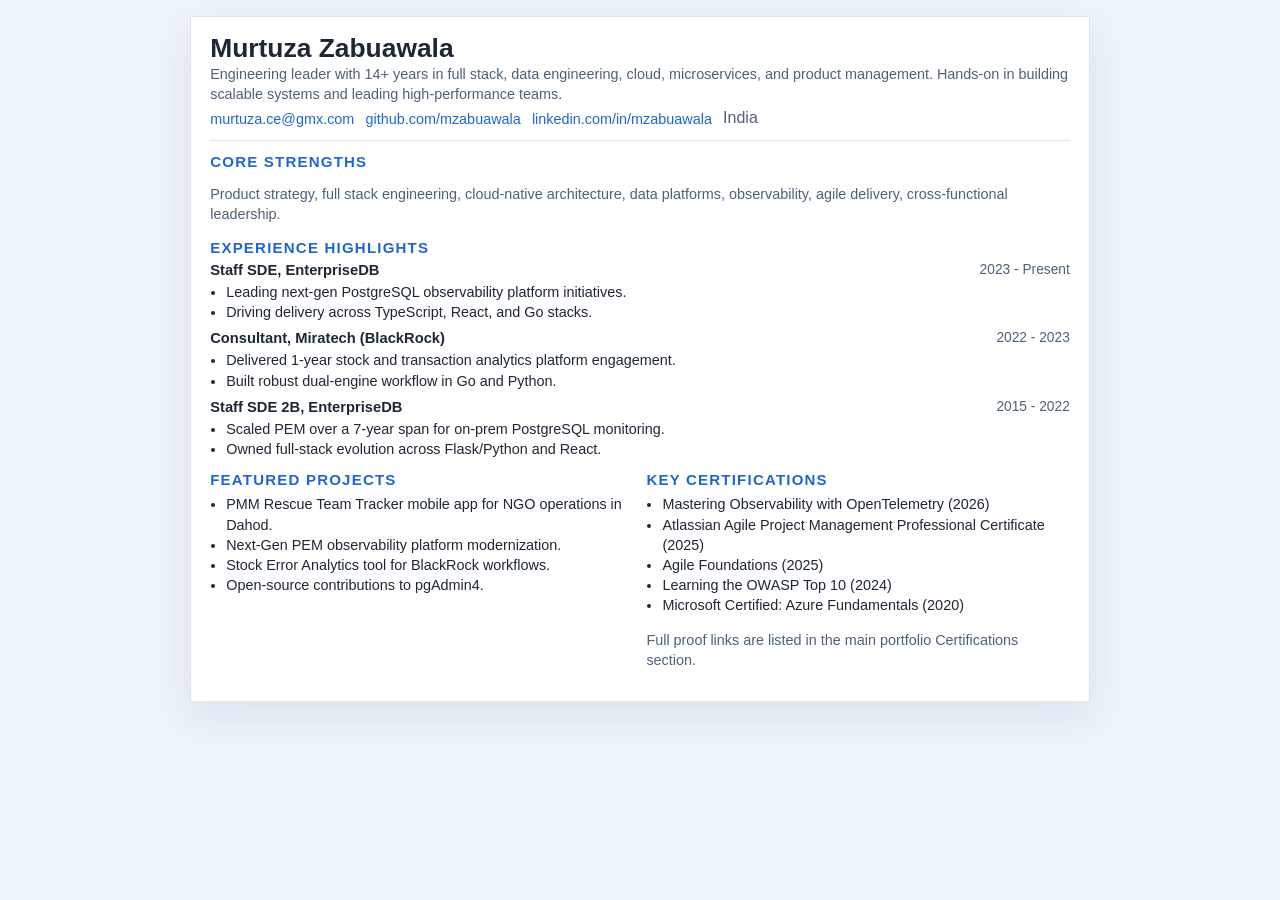
<file: resume-one-page.html>
<!doctype html>
<html lang="en">
  <head>
    <meta charset="UTF-8" />
    <meta name="viewport" content="width=device-width, initial-scale=1.0" />
    <title>Murtuza Zabuawala | One-Page Resume</title>
    <style>
      :root {
        --ink: #1d2735;
        --muted: #4d6179;
        --line: #1c2f451f;
        --accent: #1f66d1;
        --paper: #ffffff;
      }

      * {
        box-sizing: border-box;
      }

      body {
        margin: 0;
        padding: 1rem;
        background: #edf3fb;
        color: var(--ink);
        font-family: "Segoe UI", Tahoma, sans-serif;
      }

      .resume {
        width: min(900px, 100%);
        margin: 0 auto;
        background: var(--paper);
        border: 1px solid var(--line);
        box-shadow: 0 14px 36px #1f2f4515;
        padding: 1rem 1.2rem;
      }

      h1,
      h2,
      h3 {
        margin: 0;
      }

      h1 {
        font-size: 1.65rem;
      }

      h2 {
        font-size: 0.94rem;
        text-transform: uppercase;
        letter-spacing: 0.08em;
        color: var(--accent);
        margin: 0 0 0.4rem;
      }

      p,
      li,
      a {
        font-size: 0.9rem;
        line-height: 1.4;
      }

      .head {
        border-bottom: 1px solid var(--line);
        padding-bottom: 0.65rem;
        margin-bottom: 0.75rem;
      }

      .head-links {
        margin-top: 0.3rem;
        display: flex;
        flex-wrap: wrap;
        gap: 0.7rem;
      }

      .head-links a {
        color: var(--accent);
        text-decoration: none;
      }

      .summary {
        margin: 0;
        color: var(--muted);
      }

      .row {
        margin-top: 0.75rem;
      }

      .role {
        margin-bottom: 0.5rem;
      }

      .role-head {
        display: flex;
        justify-content: space-between;
        gap: 0.5rem;
      }

      .role-head strong {
        font-size: 0.92rem;
      }

      .role-head span {
        color: var(--muted);
        font-size: 0.86rem;
      }

      ul {
        margin: 0.25rem 0 0;
        padding-left: 1rem;
      }

      .grid {
        display: grid;
        grid-template-columns: 1fr 1fr;
        gap: 0.8rem;
      }

      .small {
        color: var(--muted);
      }

      @media print {
        @page {
          margin: 0.45in;
          size: A4;
        }

        body {
          background: #fff;
          padding: 0;
        }

        .resume {
          border: 0;
          box-shadow: none;
          width: 100%;
          margin: 0;
          padding: 0;
        }

        a {
          color: #000;
          text-decoration: none;
        }
      }
    </style>
  </head>
  <body>
    <article class="resume">
      <header class="head">
        <h1>Murtuza Zabuawala</h1>
        <p class="summary">
          Engineering leader with 14+ years in full stack, data engineering, cloud,
          microservices, and product management. Hands-on in building scalable systems and
          leading high-performance teams.
        </p>
        <div class="head-links">
          <a href="mailto:murtuza.ce@gmx.com">murtuza.ce@gmx.com</a>
          <a href="https://github.com/mzabuawala" target="_blank" rel="noreferrer">github.com/mzabuawala</a>
          <a href="https://www.linkedin.com/in/mzabuawala/" target="_blank" rel="noreferrer">linkedin.com/in/mzabuawala</a>
          <span class="small">India</span>
        </div>
      </header>

      <section class="row">
        <h2>Core Strengths</h2>
        <p class="small">
          Product strategy, full stack engineering, cloud-native architecture, data platforms,
          observability, agile delivery, cross-functional leadership.
        </p>
      </section>

      <section class="row">
        <h2>Experience Highlights</h2>
        <div class="role">
          <div class="role-head"><strong>Staff SDE, EnterpriseDB</strong><span>2023 - Present</span></div>
          <ul>
            <li>Leading next-gen PostgreSQL observability platform initiatives.</li>
            <li>Driving delivery across TypeScript, React, and Go stacks.</li>
          </ul>
        </div>
        <div class="role">
          <div class="role-head"><strong>Consultant, Miratech (BlackRock)</strong><span>2022 - 2023</span></div>
          <ul>
            <li>Delivered 1-year stock and transaction analytics platform engagement.</li>
            <li>Built robust dual-engine workflow in Go and Python.</li>
          </ul>
        </div>
        <div class="role">
          <div class="role-head"><strong>Staff SDE 2B, EnterpriseDB</strong><span>2015 - 2022</span></div>
          <ul>
            <li>Scaled PEM over a 7-year span for on-prem PostgreSQL monitoring.</li>
            <li>Owned full-stack evolution across Flask/Python and React.</li>
          </ul>
        </div>
      </section>

      <section class="row grid">
        <div>
          <h2>Featured Projects</h2>
          <ul>
            <li>PMM Rescue Team Tracker mobile app for NGO operations in Dahod.</li>
            <li>Next-Gen PEM observability platform modernization.</li>
            <li>Stock Error Analytics tool for BlackRock workflows.</li>
            <li>Open-source contributions to pgAdmin4.</li>
          </ul>
        </div>
        <div>
          <h2>Key Certifications</h2>
          <ul>
            <li>Mastering Observability with OpenTelemetry (2026)</li>
            <li>Atlassian Agile Project Management Professional Certificate (2025)</li>
            <li>Agile Foundations (2025)</li>
            <li>Learning the OWASP Top 10 (2024)</li>
            <li>Microsoft Certified: Azure Fundamentals (2020)</li>
          </ul>
          <p class="small">
            Full proof links are listed in the main portfolio Certifications section.
          </p>
        </div>
      </section>
    </article>
  </body>
</html>
</file>
<file: styles.css>
:root {
  --ink-900: #181f2a;
  --ink-700: #33465f;
  --ink-500: #607286;
  --ink-200: #d7e4f5;
  --paper: #f4f5ef;
  --paper-soft: #fefbf3;
  --paper-cool: #eef4f8;
  --panel: #fffcf4cc;
  --line: #1e2c451f;
  --line-strong: #284f7a47;
  --accent-cyan: #00a8a8;
  --accent-coral: #ff6f4d;
  --accent-sky: #2e67f8;
  --accent-green: #12a05c;
  --header-bg: #f4f5efb8;
  --hero-bg-a: #ffffffed;
  --hero-bg-b: #ffffffc9;
  --surface: #ffffffdb;
  --surface-soft: #ffffffd6;
  --nav-hover: #ffffffd9;
  --shadow-lg: 0 24px 80px #152a3b2b;
  --shadow-md: 0 12px 36px #1a27311a;
  --radius-lg: 26px;
  --radius-md: 18px;
}

body[data-theme="dark"] {
  --ink-900: #f4f7ff;
  --ink-700: #b5c9e6;
  --ink-500: #8ca2c1;
  --paper: #0b1322;
  --paper-soft: #0f1a31;
  --paper-cool: #0b1f2f;
  --panel: #13213ad6;
  --line: #d6e4ff24;
  --line-strong: #8db4ff5e;
  --accent-cyan: #33d6ce;
  --accent-coral: #ff9b7e;
  --accent-sky: #7ea8ff;
  --accent-green: #2ecc82;
  --header-bg: #091324cb;
  --hero-bg-a: #0f1a31f2;
  --hero-bg-b: #132642d1;
  --surface: #152540e0;
  --surface-soft: #152844dd;
  --nav-hover: #1b2f50d9;
  --shadow-lg: 0 24px 80px #02060d6b;
  --shadow-md: 0 12px 36px #03070f70;
}

* {
  box-sizing: border-box;
}

html,
body {
  margin: 0;
  padding: 0;
}

body {
  min-height: 100vh;
  font-family: "Plus Jakarta Sans", "Segoe UI", sans-serif;
  color: var(--ink-900);
  background: radial-gradient(circle at 15% 20%, #ffd8b8 0%, var(--paper) 45%),
    radial-gradient(circle at 85% 12%, #b8d7ff 0%, var(--paper) 48%),
    linear-gradient(165deg, var(--paper-soft) 0%, var(--paper-cool) 100%);
  line-height: 1.5;
  transition: color 0.4s ease, background 0.5s ease;
}

/* ── Scroll progress bar ── */
.scroll-progress {
  position: fixed;
  top: 0;
  left: 0;
  height: 3px;
  width: 0%;
  background: linear-gradient(90deg, var(--accent-sky), var(--accent-cyan));
  z-index: 100;
  transition: width 0.1s linear;
  border-radius: 0 2px 2px 0;
}

.bg-grid {
  position: fixed;
  inset: 0;
  background-image: linear-gradient(to right, #ffffff05 1px, transparent 1px),
    linear-gradient(to bottom, #ffffff08 1px, transparent 1px);
  background-size: 34px 34px;
  pointer-events: none;
  z-index: -3;
}

.bg-orb {
  position: fixed;
  border-radius: 999px;
  filter: blur(48px);
  pointer-events: none;
  z-index: -2;
}

.orb-a {
  width: 280px;
  height: 280px;
  background: #ff7b5f4f;
  top: -40px;
  right: 4%;
}

.orb-b {
  width: 340px;
  height: 340px;
  background: #2e67f83b;
  left: -70px;
  top: 42%;
}

/* ── Header ── */
.site-header {
  position: sticky;
  top: 3px;
  z-index: 20;
  display: flex;
  justify-content: space-between;
  align-items: center;
  padding: 1rem 6vw;
  backdrop-filter: blur(14px);
  background: var(--header-bg);
  border-bottom: 1px solid #15253a14;
}

.brand {
  text-decoration: none;
  color: white;
  background: linear-gradient(132deg, var(--accent-sky), var(--accent-cyan));
  width: 42px;
  height: 42px;
  border-radius: 12px;
  display: inline-flex;
  align-items: center;
  justify-content: center;
  font-family: "Syne", sans-serif;
  font-weight: 800;
  flex-shrink: 0;
}

nav {
  display: flex;
  gap: 0.6rem;
  flex-wrap: wrap;
}

nav a {
  text-decoration: none;
  color: var(--ink-700);
  font-weight: 600;
  font-size: 0.88rem;
  padding: 0.4rem 0.65rem;
  border-radius: 999px;
  transition: background 0.25s ease, color 0.25s ease, transform 0.25s ease;
}

nav a:hover,
nav a.active {
  background: var(--nav-hover);
  color: var(--ink-900);
  transform: translateY(-2px);
}

.theme-toggle {
  border: 1px solid var(--line);
  background: var(--surface);
  color: var(--ink-900);
  border-radius: 999px;
  padding: 0.34rem 0.5rem;
  min-width: 84px;
  display: inline-flex;
  align-items: center;
  justify-content: space-between;
  gap: 0.4rem;
  cursor: pointer;
  font-size: 0.75rem;
  font-weight: 800;
  transition: transform 0.25s ease, background 0.3s ease;
}

.theme-toggle:hover {
  transform: translateY(-2px);
}

.theme-icon {
  border-radius: 999px;
  padding: 0.2rem 0.4rem;
  transition: background 0.3s ease, color 0.3s ease, transform 0.35s ease;
}

body[data-theme="light"] .theme-icon.sun,
body:not([data-theme]) .theme-icon.sun,
body[data-theme="dark"] .theme-icon.moon {
  background: linear-gradient(122deg, var(--accent-sky), var(--accent-cyan));
  color: white;
}

body[data-theme="dark"] .theme-toggle {
  box-shadow: inset 0 0 0 1px #ffffff10;
}

/* ── Main layout ── */
main {
  width: min(1120px, 92vw);
  margin: 0 auto;
  padding: 3rem 0 5rem;
  display: grid;
  gap: 2.2rem;
}

/* ── Hero ── */
.hero {
  padding: 2.6rem 2.6rem 2.2rem;
  border: 1px solid var(--line);
  border-radius: var(--radius-lg);
  background: linear-gradient(140deg, var(--hero-bg-a), var(--hero-bg-b));
  box-shadow: var(--shadow-lg);
  position: relative;
  overflow: hidden;
}

.hero::after {
  content: "";
  position: absolute;
  right: -48px;
  top: -48px;
  width: 180px;
  height: 180px;
  border-radius: 50%;
  background: conic-gradient(from 80deg, #2e67f86b, #00a8a85f, #ff6f4d73, #2e67f86b);
  filter: blur(4px);
  opacity: 0.88;
}

/* ── Hero inner layout ── */
.hero-inner {
  display: flex;
  align-items: flex-start;
  justify-content: space-between;
  gap: 2rem;
}

.hero-text {
  flex: 1 1 0;
  min-width: 0;
}

.hero-avatar-wrap {
  flex-shrink: 0;
  display: flex;
  align-items: center;
  justify-content: center;
  padding-top: 0.4rem;
}

.hero-avatar {
  width: 148px;
  height: 148px;
  border-radius: 50%;
  padding: 4px;
  background: linear-gradient(135deg, var(--accent-sky), var(--accent-cyan), var(--accent-coral));
  box-shadow: 0 8px 32px #2e67f83a, 0 2px 8px #0003;
  position: relative;
}

.hero-avatar img {
  width: 100%;
  height: 100%;
  border-radius: 50%;
  object-fit: cover;
  object-position: center top;
  display: block;
  border: 3px solid var(--hero-bg-a);
}

/* ── Status badge ── */
.status-badge {
  display: inline-flex;
  align-items: center;
  gap: 0.55rem;
  background: #12a05c18;
  border: 1px solid #12a05c44;
  color: var(--accent-green);
  font-size: 0.8rem;
  font-weight: 700;
  padding: 0.38rem 0.85rem;
  border-radius: 999px;
  margin-bottom: 1rem;
  letter-spacing: 0.02em;
}

.status-dot {
  width: 8px;
  height: 8px;
  border-radius: 50%;
  background: var(--accent-green);
  animation: pulse-dot 2s ease-in-out infinite;
  flex-shrink: 0;
}

@keyframes pulse-dot {
  0%, 100% { opacity: 1; transform: scale(1); }
  50% { opacity: 0.55; transform: scale(0.75); }
}

/* ── Typing effect ── */
.hero-typed-wrap {
  color: var(--ink-700);
  font-size: 0.98rem;
  font-weight: 600;
  margin: 0.6rem 0 0;
}

.typed-role {
  color: var(--accent-sky);
  font-weight: 700;
}

.typed-cursor {
  color: var(--accent-sky);
  animation: blink 0.85s step-end infinite;
  font-weight: 300;
}

@keyframes blink {
  0%, 100% { opacity: 1; }
  50% { opacity: 0; }
}

.eyebrow {
  margin: 0 0 0.65rem;
  color: var(--accent-sky);
  font-size: 0.84rem;
  letter-spacing: 0.12em;
  text-transform: uppercase;
  font-weight: 700;
}

h1,
h2,
h3 {
  margin-top: 0;
  font-family: "Syne", sans-serif;
  letter-spacing: -0.01em;
}

h1 {
  font-size: clamp(2rem, 4.4vw, 3.7rem);
  line-height: 1.06;
  max-width: 17ch;
  margin-bottom: 0.8rem;
}

.hero-copy {
  max-width: 62ch;
  color: var(--ink-700);
  font-size: 1.03rem;
}

.hero-actions {
  display: flex;
  gap: 0.75rem;
  margin-top: 1.3rem;
  flex-wrap: wrap;
}

.btn {
  text-decoration: none;
  padding: 0.72rem 1.18rem;
  border-radius: 999px;
  font-weight: 700;
  font-size: 0.95rem;
  transition: transform 0.2s ease, box-shadow 0.2s ease;
  cursor: pointer;
  border: none;
}

.btn:hover {
  transform: translateY(-2px);
}

.btn-solid {
  color: #fff;
  background: linear-gradient(132deg, #15356b, #2e67f8);
  box-shadow: 0 10px 22px #2650b52b;
}

.btn-outline {
  color: var(--ink-900);
  border: 1px solid #263a5f42;
  background: #ffffffcc;
}

/* ── Metric strip ── */
.metric-strip {
  list-style: none;
  margin: 1.6rem 0 0;
  padding: 0;
  display: grid;
  grid-template-columns: repeat(4, minmax(0, 1fr));
  gap: 0.75rem;
}

.metric-strip li {
  background: var(--surface);
  border: 1px solid var(--line);
  border-radius: 14px;
  padding: 0.85rem 0.9rem;
  box-shadow: var(--shadow-md);
}

.metric-strip strong {
  display: block;
  font-family: "Syne", sans-serif;
  font-size: 1.42rem;
}

.metric-strip span {
  color: var(--ink-700);
  font-size: 0.84rem;
}

/* ── Panels ── */
.panel {
  padding: 2rem 2rem 2.2rem;
  border: 1px solid var(--line);
  border-radius: var(--radius-lg);
  background: var(--panel);
  box-shadow: var(--shadow-md);
}

.section-title-wrap {
  margin-bottom: 1.4rem;
}

h2 {
  font-size: clamp(1.45rem, 2.8vw, 2.2rem);
  margin-bottom: 0;
}

/* ── About ── */
.about-grid {
  display: grid;
  gap: 1.2rem;
  grid-template-columns: 1.2fr 1fr;
}

.about-grid p,
.about-grid li,
.timeline-item li,
.project-card li,
.pm-grid p,
.oss-card li {
  color: var(--ink-700);
}

.about-grid ul,
.timeline-item ul,
.project-card ul,
.oss-card ul {
  margin: 0;
  padding-left: 1rem;
}

/* ── Skills bento ── */
.skills-bento {
  display: grid;
  grid-template-columns: repeat(3, minmax(0, 1fr));
  gap: 1rem;
}

.skill-category {
  background: var(--surface-soft);
  border: 1px solid var(--line);
  border-radius: var(--radius-md);
  padding: 1.1rem 1.2rem;
  border-top: 3px solid transparent;
}

.cat-lang { border-top-color: var(--accent-sky); }
.cat-fe   { border-top-color: var(--accent-cyan); }
.cat-be   { border-top-color: var(--accent-coral); }
.cat-db   { border-top-color: #a855f7; }
.cat-cloud{ border-top-color: #f59e0b; }
.cat-process { border-top-color: var(--accent-green); }

.skill-category h3 {
  font-size: 0.88rem;
  letter-spacing: 0.06em;
  text-transform: uppercase;
  color: var(--ink-500);
  margin-bottom: 0.8rem;
}

.pill-group {
  display: flex;
  flex-wrap: wrap;
  gap: 0.4rem;
}

.pill {
  background: var(--surface);
  border: 1px solid var(--line-strong);
  border-radius: 999px;
  padding: 0.28rem 0.7rem;
  font-size: 0.8rem;
  font-weight: 700;
  color: var(--ink-900);
  white-space: nowrap;
}

/* ── Leadership ── */
.leadership-grid {
  display: grid;
  grid-template-columns: repeat(3, minmax(0, 1fr));
  gap: 1rem;
}

.lead-card {
  background: linear-gradient(145deg, var(--hero-bg-a), var(--surface-soft));
  border: 1px solid var(--line);
  border-radius: var(--radius-md);
  padding: 1.3rem 1.2rem;
  transition: transform 0.25s ease, box-shadow 0.25s ease;
}

.lead-card:hover {
  transform: translateY(-3px);
  box-shadow: var(--shadow-md);
}

.lead-icon {
  color: var(--accent-sky);
  font-size: 1rem;
  margin-bottom: 0.6rem;
}

.lead-card h3 {
  font-size: 1rem;
  margin-bottom: 0.5rem;
}

.lead-card p {
  color: var(--ink-700);
  font-size: 0.9rem;
  margin: 0;
  line-height: 1.55;
}

/* ── Timeline ── */
.timeline {
  display: grid;
  gap: 1rem;
}

.timeline-item {
  background: var(--surface-soft);
  border: 1px solid var(--line);
  border-radius: var(--radius-md);
  padding: 1.2rem 1.2rem 1.2rem 1.3rem;
  border-left: 4px solid var(--accent-cyan);
}

.timeline-item header {
  display: flex;
  justify-content: space-between;
  gap: 0.6rem;
  align-items: flex-start;
  margin-bottom: 0.6rem;
}

.timeline-item h3 {
  margin-bottom: 0.15rem;
  font-size: 1.08rem;
}

.company-tag {
  margin: 0;
  color: var(--accent-coral);
  font-weight: 600;
  font-size: 0.88rem;
}

.timeline-date {
  margin: 0;
  color: var(--ink-500);
  font-size: 0.88rem;
  font-weight: 700;
  white-space: nowrap;
  padding-top: 0.15rem;
}

.timeline-item ul {
  margin: 0 0 0.8rem;
  padding-left: 1rem;
}

.timeline-item li {
  margin-bottom: 0.35rem;
  font-size: 0.95rem;
}

/* ── Open Source grid ── */
.oss-grid {
  display: grid;
  grid-template-columns: 1.6fr 1fr 1fr;
  gap: 1rem;
}

.oss-card {
  background: linear-gradient(155deg, var(--hero-bg-a), var(--surface-soft));
  border: 1px solid var(--line);
  border-radius: var(--radius-md);
  padding: 1.2rem;
}

.oss-primary {
  border-left: 4px solid var(--accent-sky);
}

.oss-header {
  display: flex;
  justify-content: space-between;
  align-items: baseline;
  gap: 0.6rem;
  margin-bottom: 0.6rem;
  flex-wrap: wrap;
}

.oss-header h3 {
  margin-bottom: 0;
}

.oss-link {
  font-size: 0.82rem;
  font-weight: 700;
  color: var(--accent-sky);
  text-decoration: none;
  border-bottom: 1px solid var(--accent-sky);
}

.oss-card > p:not(.project-context) {
  color: var(--ink-700);
  font-size: 0.93rem;
  margin-bottom: 0.7rem;
}

.oss-card h3 {
  margin-bottom: 0.25rem;
}

/* ── Project cards (legacy, kept for compat) ── */
.project-grid {
  display: grid;
  gap: 1rem;
  grid-template-columns: repeat(2, minmax(0, 1fr));
}

.project-card {
  background: linear-gradient(167deg, var(--hero-bg-a), var(--surface-soft));
  border: 1px solid var(--line);
  border-radius: var(--radius-md);
  padding: 1rem 1rem 1.2rem;
}

.project-card h3 {
  margin-bottom: 0.28rem;
}

.project-context {
  margin: 0 0 0.65rem;
  color: var(--accent-coral);
  font-weight: 700;
  font-size: 0.92rem;
}

.tag-row {
  display: flex;
  gap: 0.45rem;
  margin-top: 0.75rem;
  flex-wrap: wrap;
}

.tag-row span {
  border: 1px solid var(--line-strong);
  border-radius: 999px;
  padding: 0.28rem 0.6rem;
  font-size: 0.77rem;
  font-weight: 700;
  color: var(--ink-900);
  background: var(--surface-soft);
}

/* ── Product Management ── */
.pm-grid {
  display: grid;
  grid-template-columns: repeat(3, minmax(0, 1fr));
  gap: 0.9rem;
}

.pm-card {
  background: var(--surface-soft);
  border: 1px solid var(--line);
  border-radius: var(--radius-md);
  padding: 1.2rem 1rem;
  position: relative;
}

.pm-num {
  display: block;
  font-family: "Syne", sans-serif;
  font-size: 0.75rem;
  font-weight: 800;
  letter-spacing: 0.08em;
  color: var(--accent-sky);
  margin-bottom: 0.5rem;
  opacity: 0.7;
}

.pm-card h3 {
  margin-bottom: 0.4rem;
  font-size: 1rem;
}

.pm-card p {
  color: var(--ink-700);
  font-size: 0.9rem;
  margin: 0;
  line-height: 1.55;
}

/* ── Certifications ── */
.cert-grid {
  display: grid;
  grid-template-columns: repeat(3, minmax(0, 1fr));
  gap: 0.85rem;
}

.cert-card {
  background: var(--surface-soft);
  border: 1px solid var(--line);
  border-radius: var(--radius-md);
  padding: 0.9rem 1rem;
}

.cert-highlight {
  border-top: 3px solid var(--accent-sky);
}

.cert-card h3 {
  font-size: 0.95rem;
  margin-bottom: 0.32rem;
}

.cert-card p {
  margin: 0 0 0.45rem;
  color: var(--ink-700);
  font-size: 0.88rem;
}

.cert-card a {
  color: var(--accent-sky);
  text-decoration: none;
  font-weight: 700;
  font-size: 0.85rem;
}

/* ── Resume ── */
.resume-box {
  background: var(--surface-soft);
  border: 1px solid var(--line);
  border-radius: var(--radius-md);
  padding: 1.2rem;
}

.resume-box p {
  margin-top: 0;
  color: var(--ink-700);
}

/* ── Contact ── */
.contact-box {
  display: grid;
  gap: 0.7rem;
  justify-items: start;
}

.contact-box a,
.contact-box p {
  margin: 0;
  color: var(--ink-700);
  font-weight: 700;
  font-size: 1rem;
}

.contact-box a {
  text-decoration: none;
  border-bottom: 2px solid var(--line-strong);
}

/* ── Shared utilities ── */
.section-note {
  margin: 0.35rem 0 0;
  color: var(--ink-500);
  font-size: 0.92rem;
}

footer {
  width: min(1120px, 92vw);
  margin: 0 auto 2.2rem;
  color: var(--ink-500);
  font-size: 0.9rem;
}

/* ── Reveal animation ── */
.reveal {
  opacity: 0;
  transform: translateY(24px);
  transition: opacity 0.7s ease, transform 0.7s ease;
}

.reveal.visible {
  opacity: 1;
  transform: translateY(0);
}

/* ── Responsive ── */
@media (max-width: 1040px) {
  .oss-grid {
    grid-template-columns: 1fr 1fr;
  }

  .oss-primary {
    grid-column: 1 / -1;
  }

  .skills-bento {
    grid-template-columns: repeat(2, minmax(0, 1fr));
  }

  .leadership-grid {
    grid-template-columns: repeat(2, minmax(0, 1fr));
  }

  .pm-grid {
    grid-template-columns: repeat(2, minmax(0, 1fr));
  }

  .cert-grid {
    grid-template-columns: repeat(2, minmax(0, 1fr));
  }
}

@media (max-width: 980px) {
  .metric-strip {
    grid-template-columns: repeat(2, minmax(0, 1fr));
  }

  .about-grid,
  .project-grid {
    grid-template-columns: 1fr;
  }
}

@media (max-width: 640px) {
  .site-header {
    gap: 0.5rem;
    align-items: flex-start;
    flex-direction: column;
    padding: 0.85rem 4vw;
  }

  .theme-toggle {
    width: 100%;
    justify-content: center;
    gap: 0.9rem;
  }

  nav {
    gap: 0.35rem;
  }

  nav a {
    font-size: 0.82rem;
    padding: 0.35rem 0.5rem;
  }

  main {
    width: 94vw;
    padding-top: 1.2rem;
  }

  .hero,
  .panel {
    padding: 1.15rem;
    border-radius: 18px;
  }

  .hero-inner {
    flex-direction: column-reverse;
    align-items: center;
    text-align: center;
  }

  .hero-avatar {
    width: 110px;
    height: 110px;
  }

  h1 {
    max-width: 100%;
  }

  .metric-strip {
    grid-template-columns: repeat(2, minmax(0, 1fr));
  }

  .skills-bento,
  .leadership-grid,
  .pm-grid,
  .cert-grid,
  .oss-grid {
    grid-template-columns: 1fr;
  }

  .oss-primary {
    grid-column: auto;
  }

  .timeline-item header {
    flex-direction: column;
    gap: 0.2rem;
  }
}
</file>
